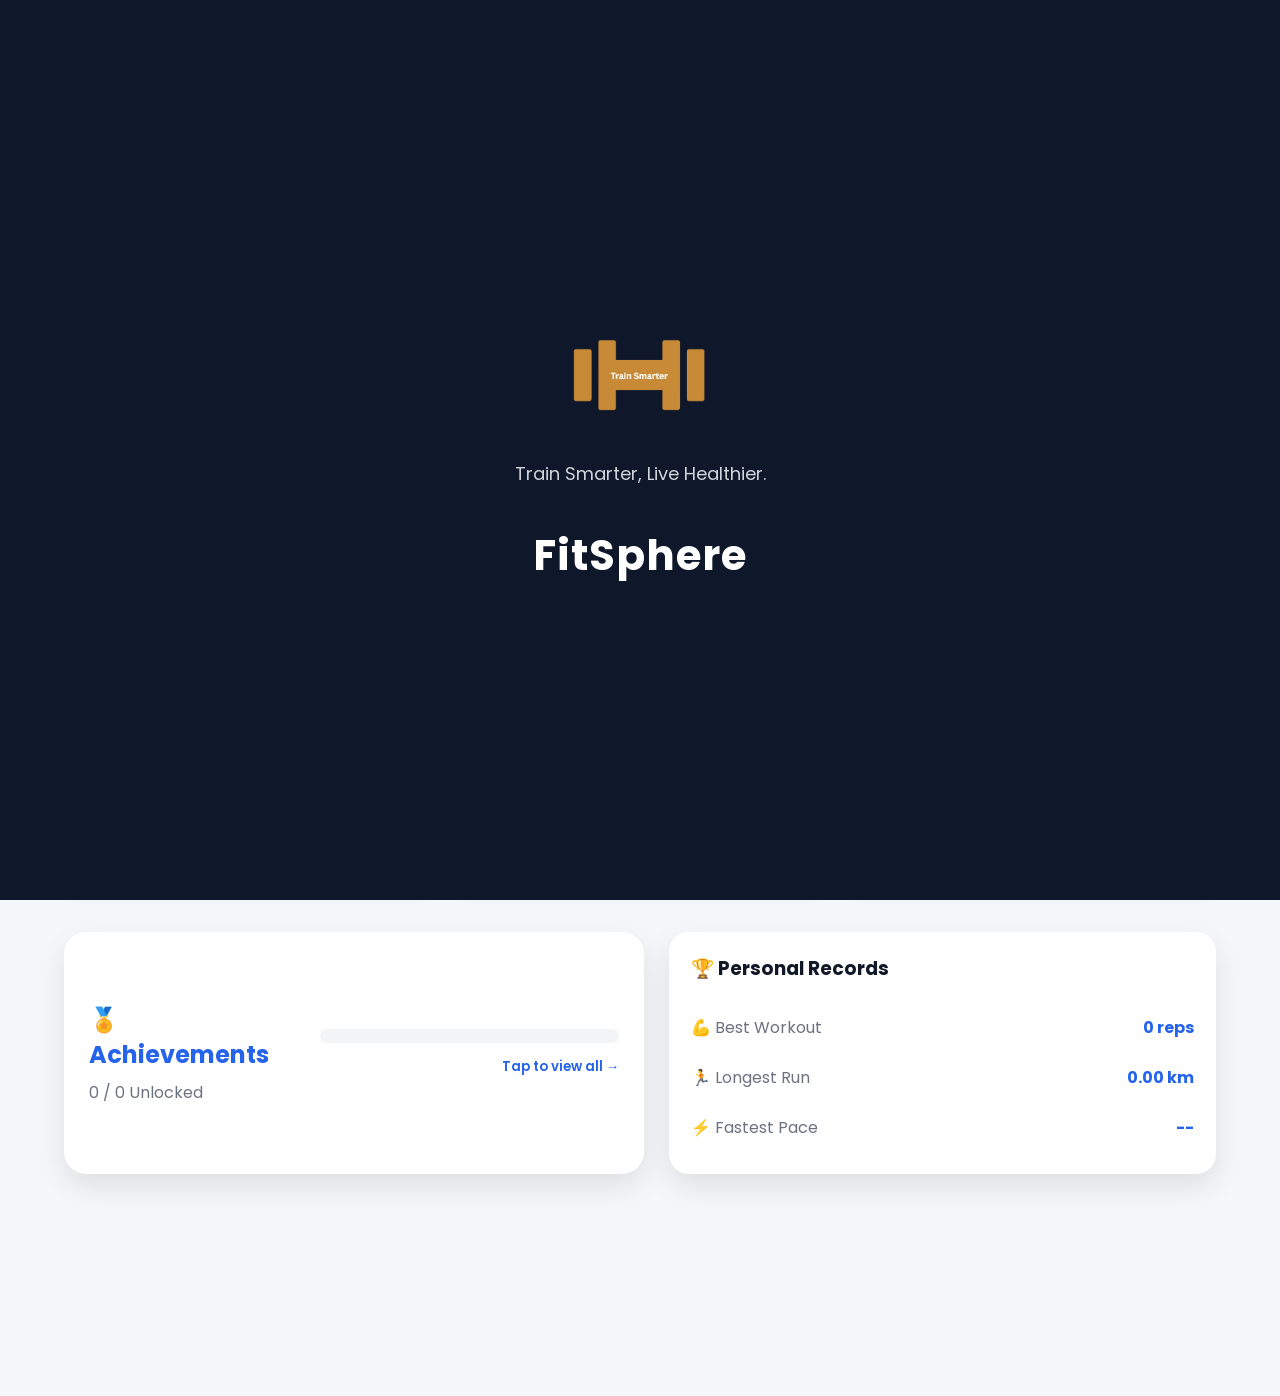
<file: index.html>
<!doctype html>
<html lang="en">
  <head>
    <link rel="manifest" href="manifest.json" />
    <meta charset="UTF-8" />
    <meta name="viewport" content="width=device-width, initial-scale=1.0" />
    <script>
      if (localStorage.getItem("fitness-theme") === "dark") {
        document.documentElement.classList.add("dark");
      }
    </script>

    <title>FitSphere</title>
    <link rel="icon" href="favicon.ico" />
    <link rel="stylesheet" href="styles.css" />
    <link rel="stylesheet" href="themes.css" />
    <link rel="stylesheet" href="toast.css" />
    <link rel="stylesheet" href="responsive.css" />
  </head>
  <body>
    <!-- ===========================
        SPLASH SCREEN
    =========================== -->
    <div id="splashScreen" class="splash-screen">
      <img src="assets/logo.png" class="splash-logo" alt="FitSphere Logo" />
      <p class="splash-tagline">Train Smarter, Live Healthier.</p>
      <h1 class="splash-title">FitSphere</h1>
    </div>
    <header>
      <h1>💪 Fitness App</h1>
      <button id="themeToggle" class="theme-btn">🌙</button>
    </header>
    <section class="hero">
      <!-- LEFT SIDE -->
      <div class="hero-content">
        <!-- Greeting -->
        <h3 id="greeting" class="greeting">👋 Welcome</h3>
        <h2>
          Train Smarter,<br />
          Live Healthier.
        </h2>
        <p>
          Build workouts, track your runs and monitor your progress from one
          place.
        </p>
        <button class="primary-btn" onclick="location.href = 'tools.html'">
          🛠️ Tools
        </button>
      </div>
      <!-- RIGHT SIDE -->
      <div class="hero-right">
        <div class="dashboard-card">
          <h3>🔥 Current Streak</h3>
          <h1 id="currentStreak">0</h1>
        </div>
        <div class="dashboard-card">
          <h3>🏆 Best Streak</h3>
          <h1 id="bestStreak">0</h1>
        </div>
        <div class="quote-card">
          <h3>💬 Quote of the Day</h3>
          <p id="dailyQuote"></p>
        </div>
      </div>
    </section>
    <!-- <section class="quick-actions">
      <a href="profile.html" class="action-card">
        <h3>👤 Profile</h3>
        <p>View & edit your profile</p>
      </a>
      <a href="workout.html" class="action-card">
        <h3>💪 Workout Builder</h3>
        <p>Create custom workouts.</p>
      </a>
      <a href="running.html" class="action-card">
        <h3>🏃 Running Tracker</h3>
        <p>GPS tracking and route map.</p>
      </a>
      🔥 NEW HISTORY BUTTON
      <a href="history.html" class="action-card">
        <h3>📜 Workout History</h3>
        <p>View your past progress</p>
      </a> 
    </section> -->
    <section class="stats">
      <div class="stat-card">
        <h2 id="todayWorkouts">0</h2>
        <span>Today's Workouts</span>
      </div>
      <div class="stat-card">
        <h2 id="todayDistance">0 km</h2>
        <span>Today's Distance</span>
      </div>
      <div class="stat-card">
        <h2 id="todayCalories">0</h2>
        <span>Today's Calories</span>
      </div>
    </section>
    <!-- ======================================
        ACHIEVEMENTS PREVIEW
====================================== -->
    <section class="bottom-dashboard">
      <a href="achievements.html" class="achievement-home-card">
        <div class="achievement-left">
          <h2>🏅 Achievements</h2>
          <p>
            <span id="homeUnlocked">0</span> /
            <span id="homeTotal">0</span>
            Unlocked
          </p>
        </div>
        <div class="achievement-right">
          <div class="home-progress">
            <div id="homeAchievementProgress"></div>
          </div>
          <small>Tap to view all →</small>
        </div>
      </a>
      <div class="records-card">
        <h3>🏆 Personal Records</h3>
        <div class="record">
          <span>💪 Best Workout</span>
          <strong id="bestWorkoutReps">0 reps</strong>
        </div>
        <div class="record">
          <span>🏃 Longest Run</span>
          <strong id="longestRun">0 km</strong>
        </div>
        <div class="record">
          <span>⚡ Fastest Pace</span>
          <strong id="fastestPace">--</strong>
        </div>
      </div>
    </section>
    <!-- NEW BUTTON ROW -->
    <nav class="bottom-nav">
      <a href="#">
        <span>🏠</span>
        <small>Home</small>
      </a>
      <a href="workout.html">
        <span>💪</span>
        <small>Workout</small>
      </a>
      <a href="running.html">
        <span>🏃</span>
        <small>Running</small>
      </a>
      <a href="history.html">
        <span>📜</span>
        <small>History</small>
      </a>
      <a href="profile.html" class="active">
        <span>👤</span>
        <small>Profile</small>
      </a>
    </nav>
    <script src="records.js" defer></script>
    <script src="achievementData.js" defer></script>
    <script src="toast.js" defer></script>
    <script src="app.js" defer></script>
    <script src="theme.js" defer></script>
    <script src="navigation.js" defer></script>
    <script src="streak.js" defer></script>
    <script src="quotes.js" defer></script>
  </body>
</html>
</file>
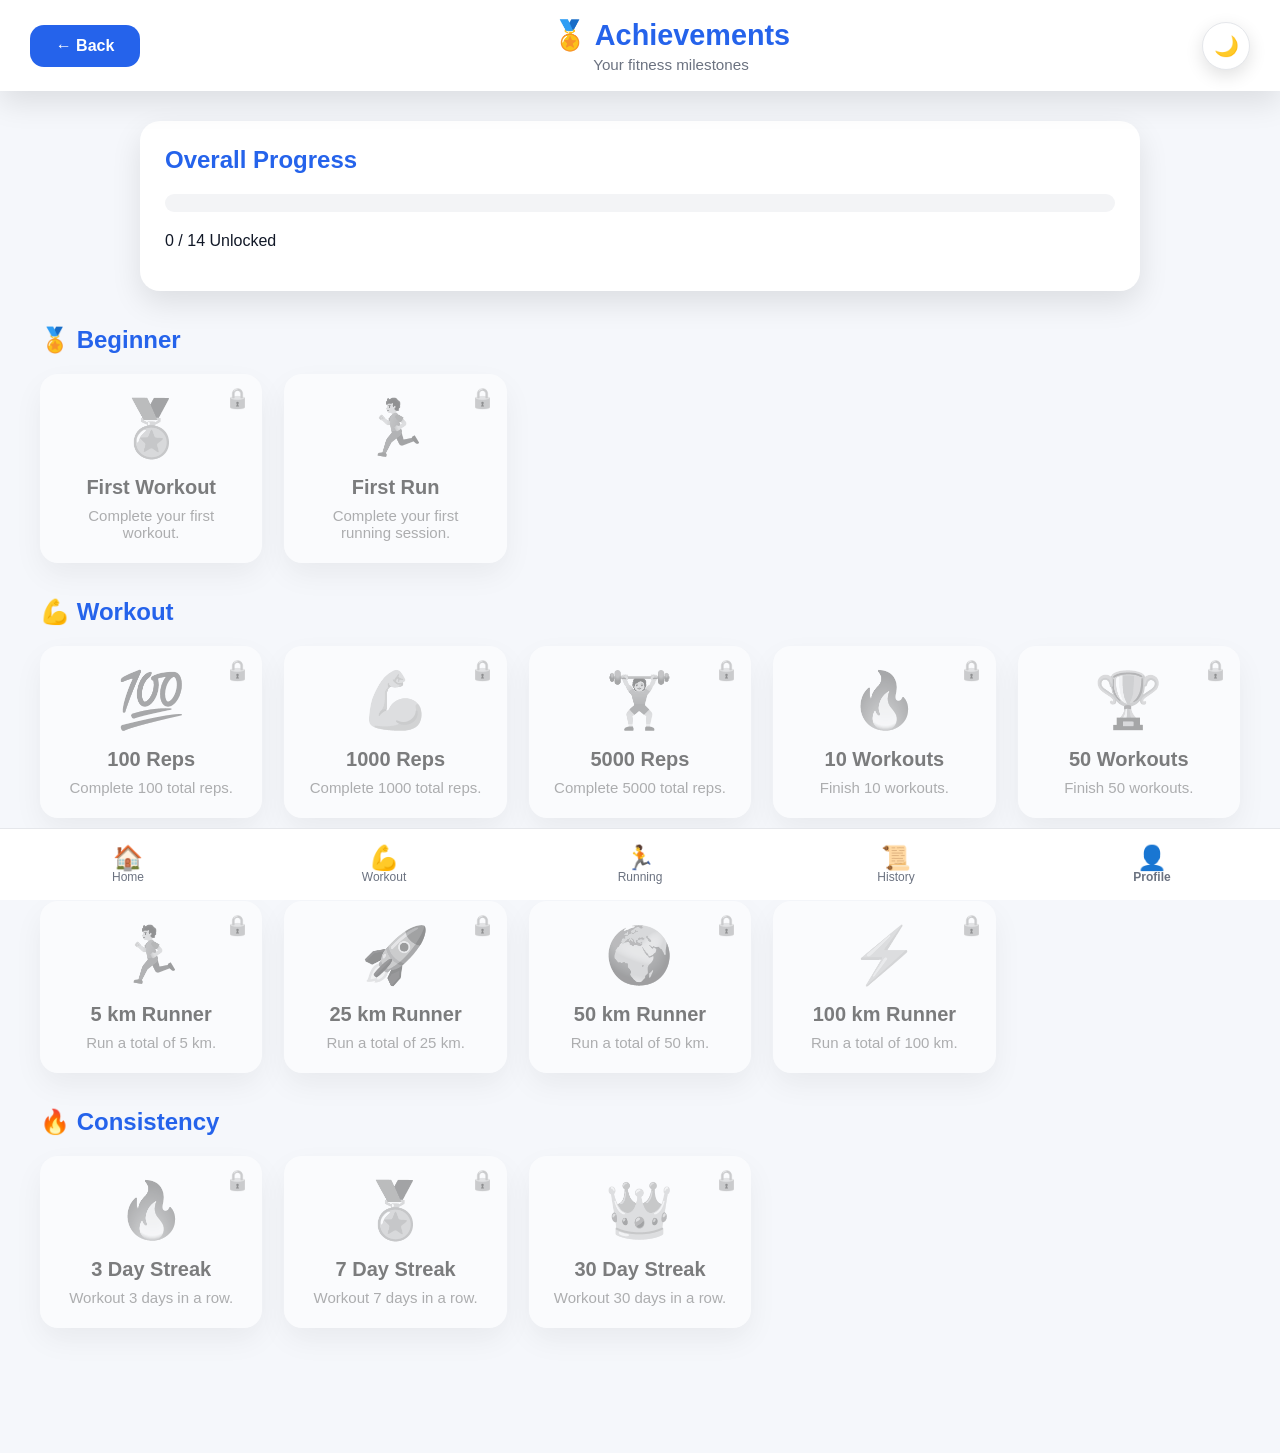
<file: achievements.html>
<!doctype html>
<html lang="en">
  <head>
    <link rel="manifest" href="manifest.json" />
    <meta name="theme-color" content="#2563eb" />
    <meta charset="UTF-8" />
    <meta name="viewport" content="width=device-width, initial-scale=1.0" />
    <script>
      if (localStorage.getItem("fitness-theme") === "dark") {
        document.documentElement.classList.add("dark");
      }
    </script>
    <title>FitSphere</title>
    <link rel="stylesheet" href="themes.css" />
    <link rel="stylesheet" href="achievements.css" />
    <link rel="stylesheet" href="toast.css" />
    <link rel="stylesheet" href="responsive.css" />
  </head>
  <body>
    <header class="achievement-header">
      <button onclick="goBack()" class="back-btn">← Back</button>
      <div class="achievement-title">
        <h1>🏅 Achievements</h1>
        <p>Your fitness milestones</p>
      </div>
      <button id="themeToggle" class="theme-btn">🌙</button>
    </header>
    <!-- =====================================
OVERALL PROGRESS
===================================== -->
    <section class="progress-section">
      <div class="progress-card">
        <h2>Overall Progress</h2>
        <div class="progress-bar">
          <div id="overallProgress"></div>
        </div>
        <p>
          <span id="unlockedCount">0</span> /
          <span id="totalAchievements">12</span>
          Unlocked
        </p>
      </div>
    </section>
    <!-- =====================================
BEGINNER
===================================== -->
    <section class="achievement-group">
      <h2>🏅 Beginner</h2>
      <div class="achievement-grid" id="beginnerAchievements"></div>
    </section>
    <!-- =====================================
WORKOUT
===================================== -->
    <section class="achievement-group">
      <h2>💪 Workout</h2>
      <div class="achievement-grid" id="workoutAchievements"></div>
    </section>
    <!-- =====================================
RUNNING
===================================== -->
    <section class="achievement-group">
      <h2>🏃 Running</h2>
      <div class="achievement-grid" id="runningAchievements"></div>
    </section>
    <!-- =====================================
STREAK
===================================== -->
    <section class="achievement-group">
      <h2>🔥 Consistency</h2>
      <div class="achievement-grid" id="streakAchievements"></div>
    </section>
    <!-- =====================================
    BOTTOM NAVIGATION
    ===================================== -->
    <nav class="bottom-nav">
      <a href="index.html">
        <span>🏠</span>
        <small>Home</small>
      </a>
      <a href="workout.html">
        <span>💪</span>
        <small>Workout</small>
      </a>
      <a href="running.html">
        <span>🏃</span>
        <small>Running</small>
      </a>
      <a href="history.html">
        <span>📜</span>
        <small>History</small>
      </a>
      <a href="profile.html" class="active">
        <span>👤</span>
        <small>Profile</small>
      </a>
    </nav>
    <script src="back.js" defer></script>
    <script src="theme.js" defer></script>
    <script src="navigation.js" defer></script>
    <script src="toast.js" defer></script>
    <script src="achievementData.js" defer></script>
    <script src="achievements.js" defer></script>
  </body>
</html>
</file>
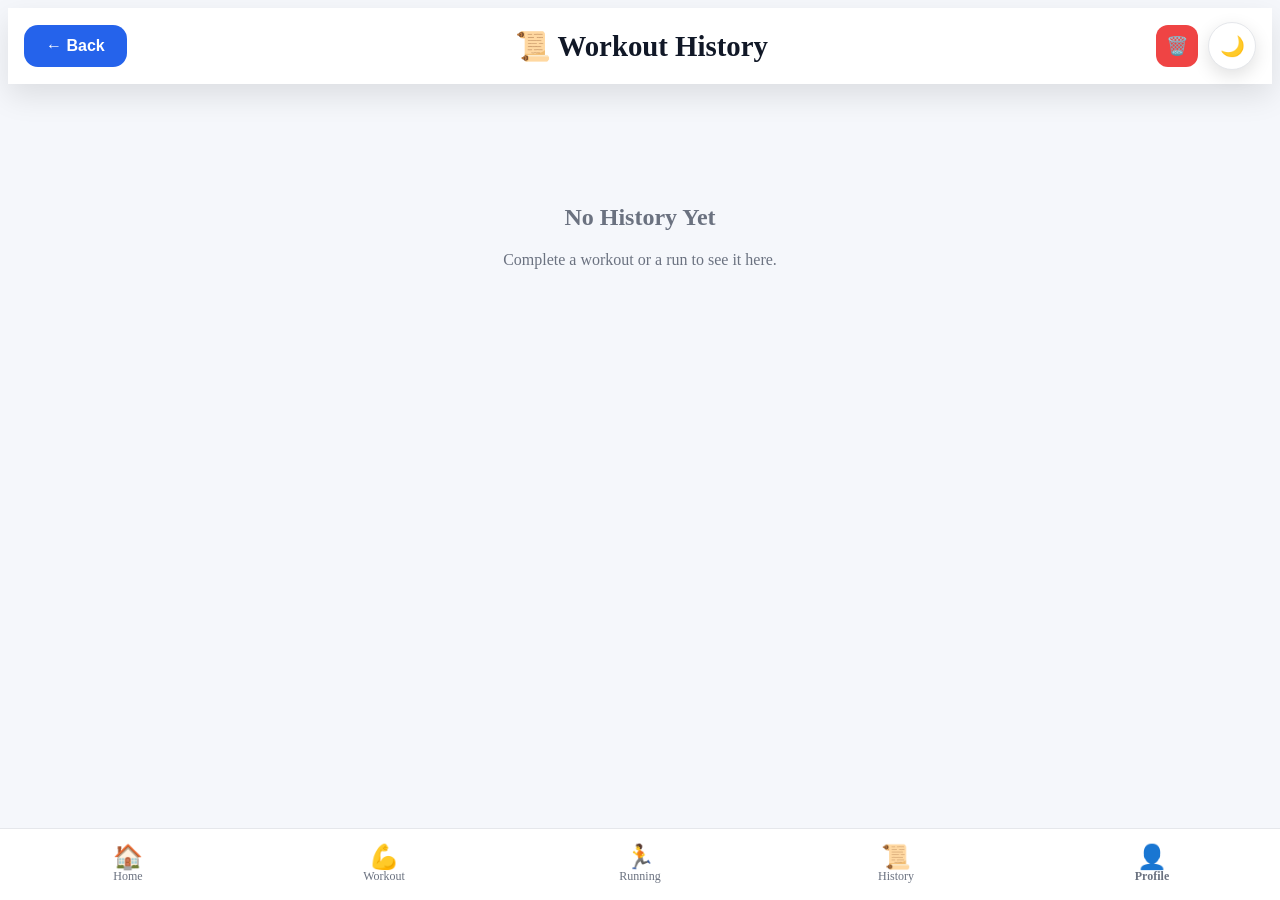
<file: history.html>
<!doctype html>
<html lang="en">
  <head>
    <link rel="manifest" href="manifest.json" />
    <meta name="theme-color" content="#2563eb" />
    <meta charset="UTF-8" />
    <meta name="viewport" content="width=device-width, initial-scale=1.0" />
    <script>
      if (localStorage.getItem("fitness-theme") === "dark") {
        document.documentElement.classList.add("dark");
      }
    </script>
    <title>FitSphere</title>
    <link rel="stylesheet" href="themes.css" />
    <link rel="stylesheet" href="history.css" />
    <link rel="stylesheet" href="toast.css" />
    <link rel="stylesheet" href="responsive.css" />
  </head>
  <body>
    <header class="history-header">
      <button onclick="goBack()" class="back-btn">← Back</button>
      <div class="header-title">
        <h1>📜 Workout History</h1>
      </div>
      <div class="header-actions">
        <button id="clearHistoryBtn" class="icon-btn">🗑️</button>
        <button id="themeToggle" class="theme-btn">🌙</button>
      </div>
    </header>
    <main class="history-container">
      <!-- <button id="clearHistoryBtn" class="danger-btn">🗑 Clear History</button> -->
      <!-- History cards will be inserted here by history.js -->
      <div id="historyList" class="history-grid"></div>
      <!-- Empty state -->
      <div id="emptyState" class="empty-state" style="display: none">
        <h2>No History Yet</h2>
        <p>Complete a workout or a run to see it here.</p>
      </div>
    </main>
    <nav class="bottom-nav">
      <a href="index.html">
        <span>🏠</span>
        <small>Home</small>
      </a>
      <a href="workout.html">
        <span>💪</span>
        <small>Workout</small>
      </a>
      <a href="running.html">
        <span>🏃</span>
        <small>Running</small>
      </a>
      <a href="history.html">
        <span>📜</span>
        <small>History</small>
      </a>
      <a href="profile.html" class="active">
        <span>👤</span>
        <small>Profile</small>
      </a>
    </nav>
    <div
      id="deleteHistoryModal"
      class="modal hidden"
      role="dialog"
      aria-modal="true"
    >
      <div class="modal-content">
        <h2>🗑 Clear History</h2>
        <p>
          Are you sure you want to delete your workout history?
          <br /><br />
          <strong>This action cannot be undone.</strong>
        </p>
        <div class="modal-buttons">
          <button id="confirmDeleteHistory" class="danger-btn">
            Yes, Delete
          </button>
          <button id="cancelDeleteHistory" class="cancel-btn">Cancel</button>
        </div>
      </div>
    </div>
    <script src="back.js" defer></script>
    <script src="navigation.js" defer></script>
    <script src="toast.js" defer></script>
    <script src="history.js" defer></script>
    <script src="theme.js" defer></script>
  </body>
</html>
</file>
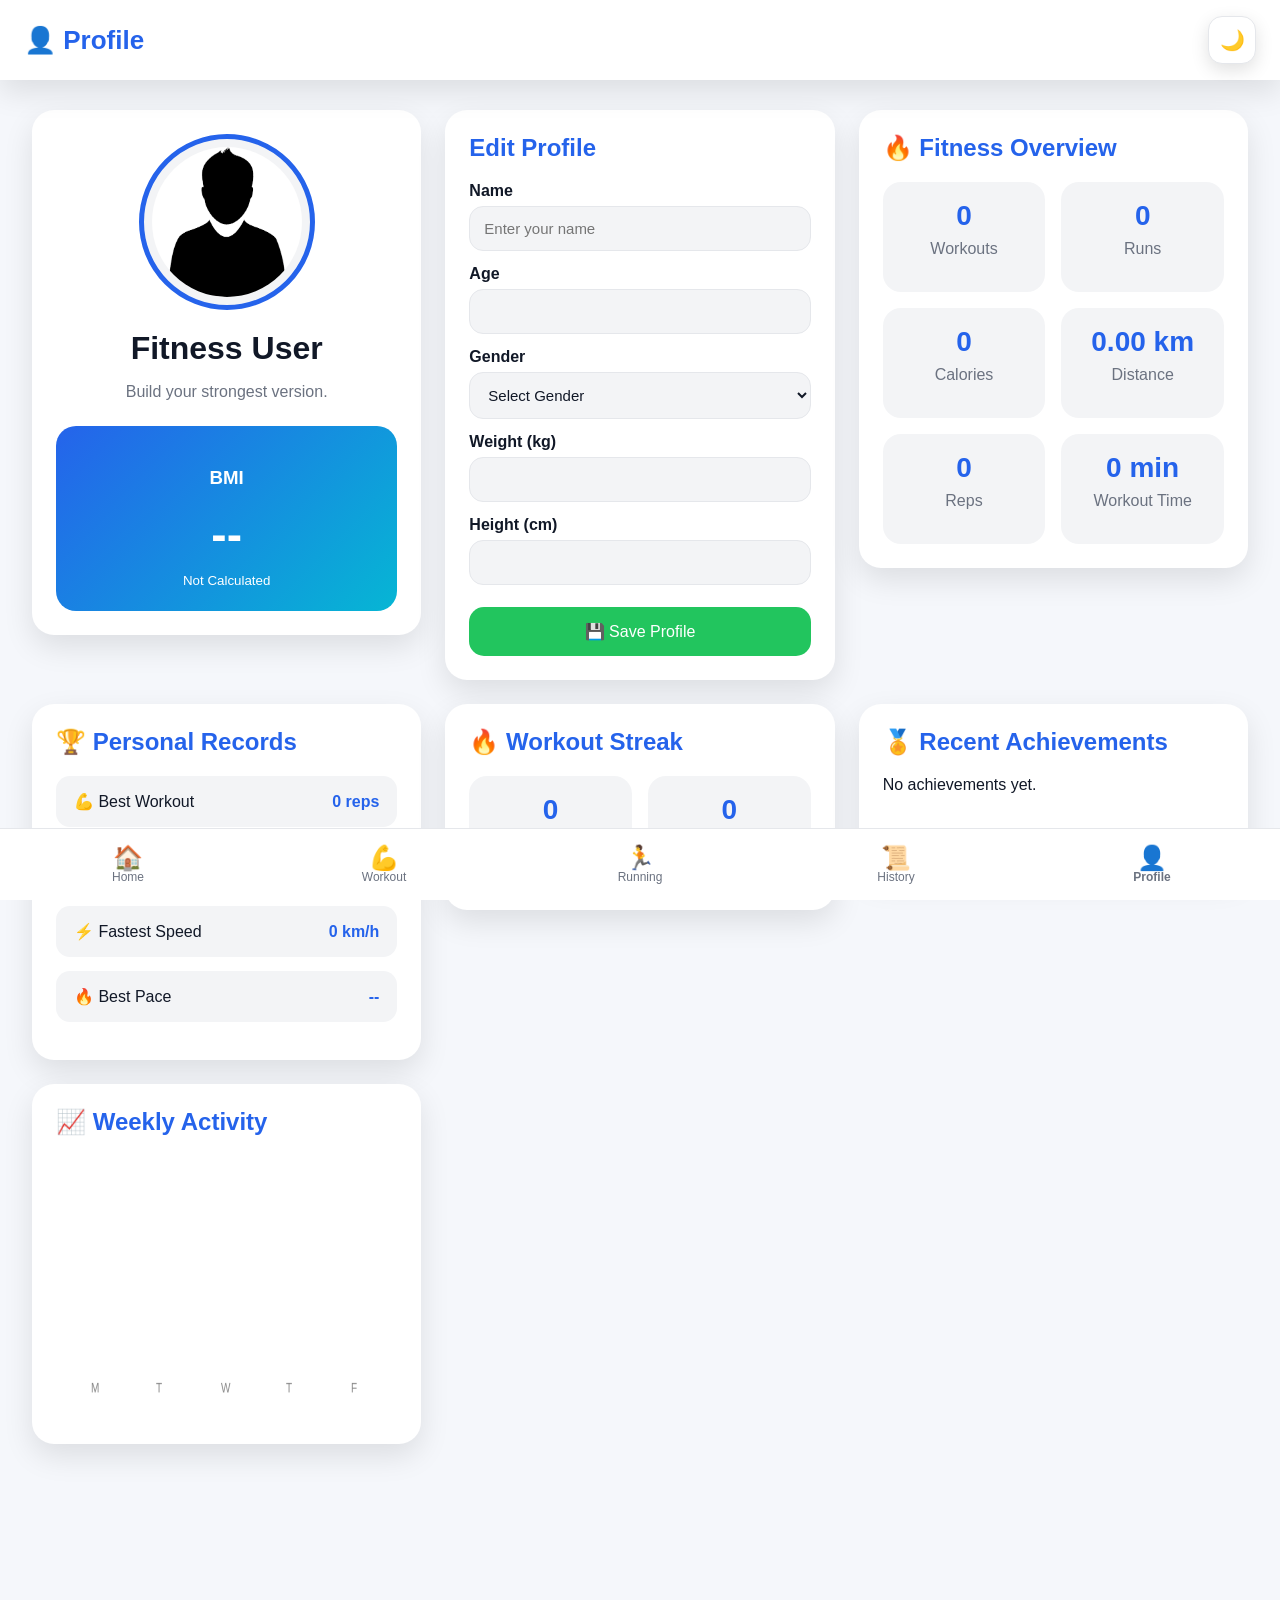
<file: profile.html>
<!doctype html>
<html lang="en">
  <head>
    <link rel="manifest" href="manifest.json" />
    <meta name="theme-color" content="#2563eb" />
    <meta charset="UTF-8" />
    <meta name="viewport" content="width=device-width, initial-scale=1.0" />
    <script>
      if (localStorage.getItem("fitness-theme") === "dark") {
        document.documentElement.classList.add("dark");
      }
    </script>
    <title>FitSphere</title>
    <link rel="stylesheet" href="themes.css" />
    <link rel="stylesheet" href="profile.css" />
    <link rel="stylesheet" href="toast.css" />
    <link rel="stylesheet" href="responsive.css" />
  </head>
  <body>
    <header>
      <h3>👤 Profile</h3>
      <button id="themeToggle" class="theme-btn">🌙</button>
    </header>
    <div class="profile-container">
      <!-- ========================= -->
      <!-- PROFILE HERO -->
      <!-- ========================= -->
      <div class="profile-card hero-card">
        <div class="avatar-container">
          <img
            id="profileAvatar"
            src="assets/male.png"
            alt="Avatar"
            loading="lazy"
          />
        </div>
        <h1 id="displayName">Fitness User</h1>
        <p class="subtitle">Build your strongest version.</p>
        <div class="bmi-card">
          <h3>BMI</h3>
          <h2 id="profileBMI">--</h2>
          <small id="bmiStatus">Not Calculated</small>
        </div>
      </div>
      <!-- ========================= -->
      <!-- EDIT PROFILE -->
      <!-- ========================= -->
      <div class="profile-card">
        <h2>Edit Profile</h2>
        <form id="profileForm" autocomplete="name">
          <label for="name">Name</label>
          <input type="text" id="name" placeholder="Enter your name" required />
          <label for="age">Age</label>
          <input type="number" id="age" required />
          <label for="gender">Gender</label>
          <select id="gender" required>
            <option value="">Select Gender</option>
            <option>Male</option>
            <option>Female</option>
            <option>Other</option>
          </select>
          <label for="weight">Weight (kg)</label>
          <input type="number" id="weight" required />
          <label for="height">Height (cm)</label>
          <input type="number" id="height" required />
          <button type="submit">💾 Save Profile</button>
        </form>
      </div>
      <!-- ========================= -->
      <!-- FITNESS OVERVIEW -->
      <!-- ========================= -->
      <div class="profile-card">
        <h2>🔥 Fitness Overview</h2>
        <div class="stats-grid">
          <div class="stat-box">
            <h3 id="profileWorkouts">0</h3>
            <p>Workouts</p>
          </div>
          <div class="stat-box">
            <h3 id="profileRuns">0</h3>
            <p>Runs</p>
          </div>
          <div class="stat-box">
            <h3 id="profileCalories">0</h3>
            <p>Calories</p>
          </div>
          <div class="stat-box">
            <h3 id="profileDistance">0 km</h3>
            <p>Distance</p>
          </div>
          <div class="stat-box">
            <h3 id="profileReps">0</h3>
            <p>Reps</p>
          </div>
          <div class="stat-box">
            <h3 id="profileTime">0 min</h3>
            <p>Workout Time</p>
          </div>
        </div>
      </div>
      <!-- ========================= -->
      <!-- PERSONAL RECORDS -->
      <!-- ========================= -->
      <div class="profile-card">
        <h2>🏆 Personal Records</h2>
        <div class="record-item">
          <span>💪 Best Workout</span>
          <strong id="prReps">0 reps</strong>
        </div>
        <div class="record-item">
          <span>🏃 Longest Run</span>
          <strong id="prDistance">0 km</strong>
        </div>
        <div class="record-item">
          <span>⚡ Fastest Speed</span>
          <strong id="prSpeed">0 km/h</strong>
        </div>
        <div class="record-item">
          <span>🔥 Best Pace</span>
          <strong id="prPace">--</strong>
        </div>
      </div>
      <!-- ========================= -->
      <!-- STREAK -->
      <!-- ========================= -->
      <div class="profile-card">
        <h2>🔥 Workout Streak</h2>
        <div class="stats-grid">
          <div class="stat-box">
            <h3 id="profileCurrentStreak">0</h3>
            <p>Current</p>
          </div>
          <div class="stat-box">
            <h3 id="profileBestStreak">0</h3>
            <p>Best</p>
          </div>
        </div>
      </div>
      <!-- ========================= -->
      <!-- ACHIEVEMENTS -->
      <!-- ========================= -->
      <div class="profile-card">
        <h2>🏅 Recent Achievements</h2>
        <div id="recentAchievements">No achievements yet.</div>
        <br />
        <a href="achievements.html" class="view-all">
          View All Achievements →
        </a>
      </div>
      <!-- ========================= -->
      <!-- WEEKLY ACTIVITY -->
      <!-- ========================= -->
      <div class="profile-card">
        <h2>📈 Weekly Activity</h2>
        <canvas id="weeklyChart"></canvas>
      </div>
    </div>
    <nav class="bottom-nav">
      <a href="index.html">
        <span>🏠</span>
        <small>Home</small>
      </a>
      <a href="workout.html">
        <span>💪</span>
        <small>Workout</small>
      </a>
      <a href="running.html">
        <span>🏃</span>
        <small>Running</small>
      </a>
      <a href="history.html">
        <span>📜</span>
        <small>History</small>
      </a>
      <a href="profile.html" class="active">
        <span>👤</span>
        <small>Profile</small>
      </a>
    </nav>
    <script src="back.js" defer></script>
    <script src="records.js" defer></script>
    <script src="streak.js" defer></script>
    <script src="achievementData.js" defer></script>
    <script src="toast.js" defer></script>
    <script src="profile.js" defer></script>
    <script src="theme.js" defer></script>
  </body>
</html>
</file>
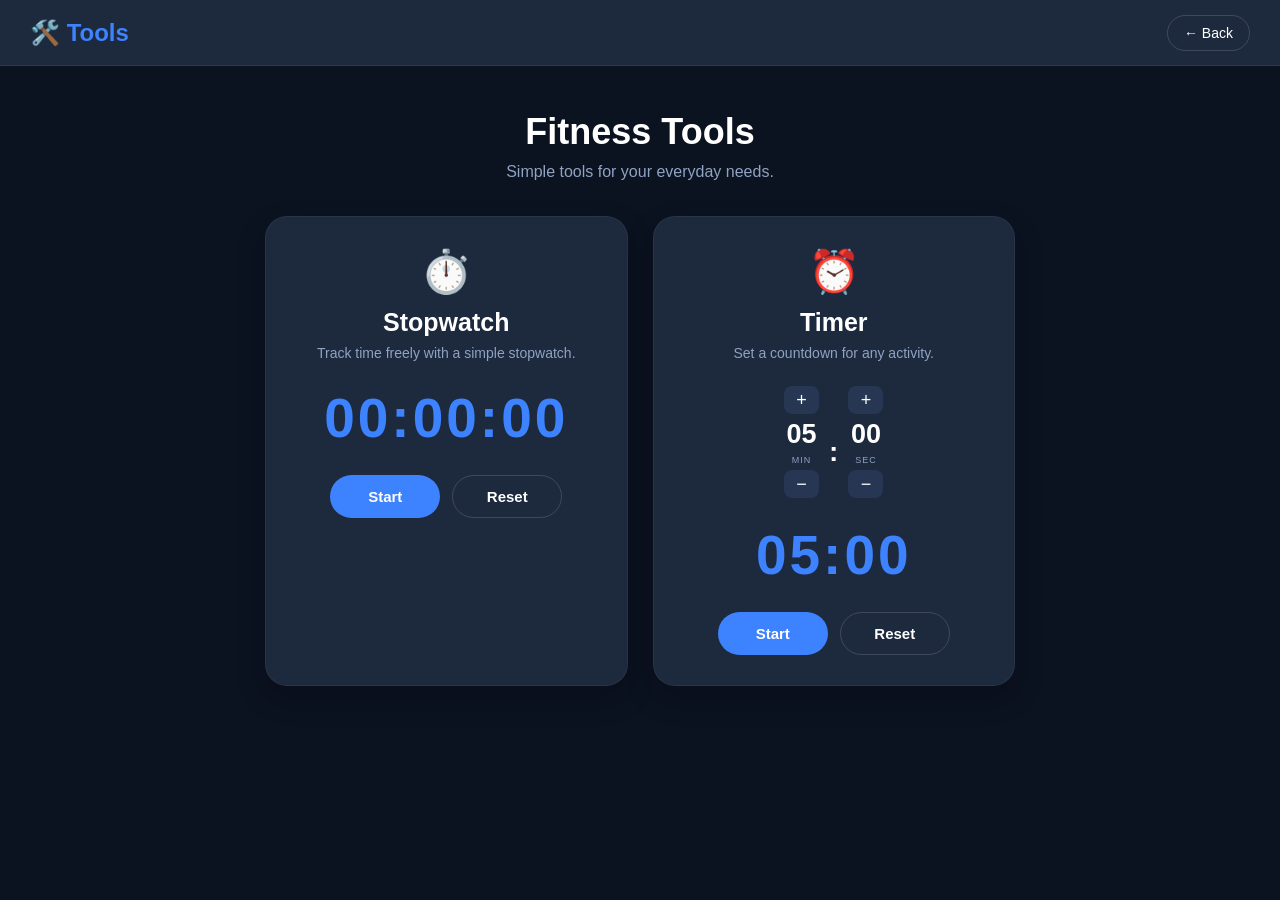
<file: tools.html>
<!doctype html>
<html lang="en">
  <head>
    <meta charset="UTF-8" />
    <meta name="viewport" content="width=device-width, initial-scale=1.0" />

    <title>Tools - FitSphere</title>

    <link rel="stylesheet" href="themes.css" />
    <link rel="stylesheet" href="tools.css" />
    <link rel="stylesheet" href="responsive.css" />
  </head>

  <body>
    <!-- HEADER -->
    <header class="tools-header">
      <div class="tools-brand">🛠️ <span>Tools</span></div>

      <button class="back-btn" onclick="goBack()">← Back</button>
    </header>

    <!-- MAIN -->
    <main class="tools-container">
      <div class="tools-heading">
        <h1>Fitness Tools</h1>
        <p>Simple tools for your everyday needs.</p>
      </div>

      <!-- TOOL CARDS -->
      <div class="tools-grid">
        <!-- STOPWATCH -->
        <section class="tool-card">
          <div class="tool-icon">⏱️</div>

          <h2>Stopwatch</h2>
          <p class="tool-description">
            Track time freely with a simple stopwatch.
          </p>

          <div id="stopwatchDisplay" class="time-display">00:00:00</div>

          <div class="tool-buttons">
            <button id="stopwatchStart" class="primary-btn">Start</button>

            <button id="stopwatchReset" class="secondary-btn">Reset</button>
          </div>
        </section>

        <!-- TIMER -->
        <section class="tool-card">
          <div class="tool-icon">⏰</div>

          <h2>Timer</h2>
          <p class="tool-description">Set a countdown for any activity.</p>

          <div class="timer-inputs">
            <div class="time-input">
              <button id="timerMinPlus">+</button>
              <span id="timerMinutes">05</span>
              <small>MIN</small>
              <button id="timerMinMinus">−</button>
            </div>

            <div class="time-separator">:</div>

            <div class="time-input">
              <button id="timerSecPlus">+</button>
              <span id="timerSeconds">00</span>
              <small>SEC</small>
              <button id="timerSecMinus">−</button>
            </div>
          </div>

          <div id="timerDisplay" class="time-display">05:00</div>

          <div class="tool-buttons">
            <button id="timerStart" class="primary-btn">Start</button>

            <button id="timerReset" class="secondary-btn">Reset</button>
          </div>
        </section>
      </div>
    </main>

    <script src="tools.js"></script>
  </body>
</html>
</file>
<file: styles.css>
/* ==========================================
   GOOGLE FONT
========================================== */
@import url("https://fonts.googleapis.com/css2?family=Poppins:wght@300;400;500;600;700;800&display=swap");
/* ==========================================
   RESET
========================================== */
* {
  margin: 0;
  padding: 0;
  box-sizing: border-box;
  font-family: "Poppins", sans-serif;
}
html {
  scroll-behavior: smooth;
}
body {
  background: var(--surface2);
  color: #222;
  min-height: 105vh;
}
/* ==========================================
   COMMON VARIABLES
========================================== */
:root {
  --primary: #2563eb;
  --secondary: #3b82f6;
  --success: #22c55e;
  --danger: #ef4444;
  --warning: #f59e0b;
  --text: #1f2937;
  --text-light: #6b7280;
  --card: #ffffff;
  --shadow: 0 12px 30px rgba(0, 0, 0, 0.12);
  --radius: 18px;
}
/* ==========================================
   HEADER
========================================== */
header {
  display: flex;
  justify-content: space-between;
  align-items: center;
  padding: 18px 40px;
  background: var(--surface);
  box-shadow: 0 4px 15px rgba(0, 0, 0, 0.08);
  position: sticky;
  top: 0;
  z-index: 1000;
}
header h1 {
  color: var(--primary);
  font-size: 28px;
}
header nav {
  display: flex;
  gap: 15px;
}
header nav a {
  text-decoration: none;
  color: var(--text);
  font-weight: 600;
  transition: 0.3s;
}
header nav a:hover {
  color: var(--primary);
}
/* ==========================================
   BUTTONS
========================================== */
button {
  border: none;
  cursor: pointer;
  transition: 0.3s;
}
.primary-btn {
  background: var(--primary);
  color: white;
  padding: 14px 28px;
  border-radius: 40px;
  font-size: 16px;
  font-weight: 600;
}
.primary-btn:hover {
  transform: translateY(-3px);
  box-shadow: 0 10px 20px rgba(37, 99, 235, 0.35);
}
.secondary-btn {
  background: var(--surface2);
  color: #111827;
  padding: 14px 28px;
  border-radius: 40px;
}
.secondary-btn:hover {
  background: var(--surface2);
}
/* ==========================================
   HOME HERO
========================================== */
.hero {
  display: flex;
  justify-content: space-between;
  align-items: center;
  gap: 60px;
  width: 92%;
  max-width: 1400px;
  margin: 40px auto 60px;
}
.hero-content {
  flex: 1;
  min-width: 300px;
}
.hero-content h2 {
  font-size: 56px;
  line-height: 1.1;
  margin-bottom: 18px;
}
.hero-content p {
  font-size: 18px;
  line-height: 1.8;
  max-width: 560px;
}
.hero-image {
  flex: 1;
  min-width: 280px;
  display: flex;
  justify-content: center;
}
.hero-image img {
  width: 100%;
  max-width: 420px;
}
.hero-right {
  width: 360px;
  max-width: 100%;
  display: flex;
  flex-direction: column;
  gap: 18px;
}
.dashboard-card,
.quote-card {
  min-height: 180px;
  background: var(--surface);
  border-radius: 20px;
  padding: 20px;
  box-shadow: var(--shadow);
  display: flex;
  flex-direction: column;
  justify-content: center;
}
.dashboard-card h3,
.quote-card h3 {
  margin-bottom: 12px;
}
.dashboard-card h1 {
  font-size: 42px;
  color: var(--primary);
}
.quote-card p {
  line-height: 1.6;
  color: var(--text-secondary);
}
.dashboard-card:first-child {
  border-left: 5px solid #ff9800;
}
.dashboard-card:nth-child(2) {
  border-left: 5px solid gold;
}
.quote-card {
  min-height: 140px;
  border-left: 5px solid #3b82f6;
}
.dashboard-card,
.quote-card {
  transition: 0.3s;
}
.dashboard-card:hover,
.quote-card:hover {
  transform: translateY(-6px);
  box-shadow: 0 15px 35px rgba(0, 0, 0, 0.15);
}
.dashboard-card h1 {
  transition: 0.45s;
}
.dashboard-card:hover h1 {
  transform: scale(1.1);
}
/* ==========================================
   QUICK ACTIONS
========================================== */
.quick-actions {
  width: 90%;
  max-width: 1400px;
  margin: auto;
  display: grid;
  grid-template-columns: repeat(auto-fit, minmax(250px, 1fr));
  gap: 25px;
  margin-top: 30px;
  margin-bottom: 50px;
}
.action-card {
  text-decoration: none;
  color: var(--text);
  background: var(--surface);
  border-radius: 20px;
  padding: 30px;
  min-height: 170px;
  box-shadow: var(--shadow);
  transition: 0.3s;
  text-align: center;
  display: flex;
  flex-direction: column;
  justify-content: center;
}
.action-card:hover {
  color: var(--text);
  transform: translateY(-8px);
}
.action-card h3 {
  color: var(--text);
  text-decoration: none;
}
.action-card p {
  color: var(--text-light);
  text-decoration: none;
}
/* ==========================================
   STATS SECTION
========================================== */
.stats {
  width: 90%;
  max-width: 1400px;
  margin: 60px auto;
  display: grid;
  grid-template-columns: repeat(auto-fit, minmax(220px, 1fr));
  gap: 20px;
}
.stat-card {
  background: var(--surface);
  border-radius: 20px;
  padding: 30px;
  box-shadow: var(--shadow);
  text-align: center;
}
.stat-card h2 {
  color: var(--primary);
  font-size: 38px;
  margin-bottom: 10px;
}
.stat-card span {
  color: var(--text-light);
}
/* ==========================================
   FOOTER
========================================== */
footer {
  margin-top: 60px;
  padding: 25px;
  text-align: center;
  background: var(--surface);
  color: #777;
}
/* ==========================================
   UTILITIES
========================================== */
.hidden {
  display: none !important;
}
.center {
  display: flex;
  justify-content: center;
  align-items: center;
}
.card {
  background: var(--surface);
  border-radius: 20px;
  box-shadow: var(--shadow);
}
/* ==========================================
        HOME ACHIEVEMENT CARD
========================================== */
.bottom-dashboard {
  width: 90%;
  max-width: 1400px;
  max-width: 1200px;
  margin: 35px auto 120px;
  display: grid;
  grid-template-columns: 1fr 1fr;
  gap: 25px;
}
.achievement-home-card {
  display: flex;
  justify-content: space-between;
  align-items: center;
  gap: 30px;
  padding: 25px;
  background: var(--surface);
  border-radius: 22px;
  box-shadow: var(--shadow);
  text-decoration: none;
  color: inherit;
  transition: 0.3s;
}
.achievement-home-card:hover {
  transform: translateY(-5px);
  box-shadow: var(--shadow-hover);
}
.achievement-left h2 {
  margin: 0;
  color: var(--primary);
}
.achievement-left p {
  margin-top: 8px;
  color: var(--text-secondary);
}
.achievement-right {
  width: 320px;
  text-align: right;
}
.home-progress {
  width: 100%;
  height: 14px;
  background: var(--surface2);
  border-radius: 40px;
  overflow: hidden;
  margin-bottom: 10px;
}
#homeAchievementProgress {
  width: 0%;
  height: 100%;
  background: linear-gradient(90deg, #22c55e, #2563eb);
  transition: width 0.35s ease;
}
.achievement-right small {
  color: var(--primary);
  font-weight: 600;
}
.achievement-card,
.records-card {
  background: var(--surface);
  border-radius: 20px;
  padding: 22px;
  box-shadow: var(--shadow);
}
.records-card h3 {
  margin-bottom: 20px;
}
.record {
  display: flex;
  justify-content: space-between;
  padding: 12px 0;
  border-bottom: 1px solid rgba(255, 255, 255, 0.08);
}
.record:last-child {
  border-bottom: none;
}
.record span {
  color: var(--text-secondary);
}
.record strong {
  color: var(--primary);
  font-weight: 700;
}
.exercise-column {
  display: flex;
  justify-content: center;
  align-items: center;
}
.exercise-column img {
  width: 320px;
  max-width: 100%;
}
.workout-controls {
  display: flex;
  justify-content: center;
  gap: 15px;
  flex-wrap: wrap;
}
.workout-controls button {
  width: auto;
  min-width: 140px;
}
/* ==========================================
   THEME BUTTON
========================================== */
.theme-btn {
  width: 48px;
  height: 48px;
  border: none;
  border-radius: 50%;
  cursor: pointer;
  background: var(--surface);
  color: var(--text);
  font-size: 22px;
  box-shadow: var(--shadow);
  transition: 0.4s;
}
.theme-btn:hover {
  transform: rotate(180deg) scale(1.08);
}
.greeting {
  font-size: 24px;
  font-weight: 700;
  margin-bottom: 15px;
  color: #4caf50;
}
/* ===========================
        SPLASH SCREEN
=========================== */
.splash-screen {
  position: fixed;
  inset: 0;
  background: #0f172a;
  display: none;
  flex-direction: column;
  justify-content: center;
  align-items: center;
  z-index: 99999;
  transition: opacity 0.9s ease;
}
.splash-screen.hide {
  opacity: 0;
  pointer-events: none;
  visibility: hidden;
  transition: opacity 0.5s ease;
}
/* LOGO */
.splash-logo {
  width: 140px;
  opacity: 0;
  transform: scale(0.5);
  animation: logoZoom 1.2s ease forwards;
}
/* TAGLINE */
.splash-tagline {
  margin-top: 25px;
  color: #d1d5db;
  font-size: 18px;
  text-align: center;
  line-height: 1.6;
  opacity: 0;
  transform: translateY(35px);
  animation: taglineUp 0.8s ease forwards;
  animation-delay: 1s;
}
/* TITLE */
.splash-title {
  margin-top: 35px;
  color: white;
  font-size: 42px;
  font-weight: 700;
  letter-spacing: 1px;
  opacity: 0;
  animation:
    titleFade 0.8s ease forwards,
    glow 2s infinite alternate;
  animation-delay: 1.8s;
}
/* ======================= */
@keyframes logoZoom {
  0% {
    opacity: 0;
    transform: scale(0.4);
  }
  60% {
    opacity: 1;
    transform: scale(1.08);
  }
  100% {
    opacity: 1;
    transform: scale(1);
  }
}
@keyframes taglineUp {
  from {
    opacity: 0;
    transform: translateY(35px);
  }
  to {
    opacity: 1;
    transform: translateY(0);
  }
}
@keyframes titleFade {
  from {
    opacity: 0;
  }
  to {
    opacity: 1;
  }
}
@keyframes glow {
  from {
    text-shadow: 0 0 8px #3b82f6;
  }
  to {
    text-shadow:
      0 0 15px #3b82f6,
      0 0 25px #2563eb,
      0 0 35px #1d4ed8;
  }
}
/* HOME FADE */
body {
  animation: homeFade 0.9s ease;
}
@keyframes homeFade {
  from {
    opacity: 0.4;
  }
  to {
    opacity: 1;
  }
}
</file>
<file: themes.css>
html.dark-preload,
html.dark-preload body {
  background: #121212;
}
/* ==========================================
   LIGHT THEME (DEFAULT)
========================================== */
:root {
  --bg: #f5f7fb;
  --surface: #ffffff;
  --surface2: #f8fafc;
  --surface: #ffffff;
  --surface2: #f3f4f6;
  --text: #111827;
  --text-secondary: #64748b;
  --primary: #2563eb;
  --primary-hover: #1d4ed8;
  --success: #22c55e;
  --success-hover: #16a34a;
  --warning: #f59e0b;
  --warning-hover: #d97706;
  --danger: #ef4444;
  --danger-hover: #dc2626;
  --border: #d1d5db;
  --shadow: 0 12px 28px rgba(0, 0, 0, 0.08);
  --shadow-hover: 0 18px 38px rgba(0, 0, 0, 0.14);
}
/* ==========================================
   DARK THEME
========================================== */
html.dark {
  --bg: #0f172a;
  --surface: #1e293b;
  --surface2: #334155;
  --text: #f8fafc;
  --text-secondary: #94a3b8;
  --primary: #3b82f6;
  --primary-hover: #60a5fa;
  --success: #22c55e;
  --success-hover: #4ade80;
  --warning: #f59e0b;
  --warning-hover: #fbbf24;
  --danger: #ef4444;
  --danger-hover: #f87171;
  --border: #475569;
  --shadow: 0 14px 35px rgba(0, 0, 0, 0.45);
  --shadow-hover: 0 20px 45px rgba(0, 0, 0, 0.6);
}
/* ==========================================
   GLOBAL TRANSITIONS
========================================== */
* {
  transition:
    background-color 0.35s ease,
    color 0.35s ease,
    border-color 0.35s ease,
    box-shadow 0.35s ease;
}
body {
  background: var(--bg);
  color: var(--text);
}
:root {
  --primary: #2563eb;
  --primary-hover: #1d4ed8;
  --success: #22c55e;
  --success-hover: #16a34a;
  --danger: #ef4444;
  --danger-hover: #dc2626;
  --warning: #f59e0b;
  --warning-hover: #d97706;
  --surface: #ffffff;
  --surface2: #f3f4f6;
  --text: #111827;
  --text-secondary: #6b7280;
  --border: #e5e7eb;
  --shadow: 0 12px 30px rgba(0, 0, 0, 0.1);
  --shadow-hover: 0 18px 40px rgba(0, 0, 0, 0.18);
}
/* [data-theme="dark"] {
  --surface: #1e293b;
  --surface2: #0f172a;
  --text: #f9fafb;
  --text-secondary: #cbd5e1;
  --border: #334155;
  --shadow: 0 12px 30px rgba(0, 0, 0, 0.4);
  --shadow-hover: 0 18px 45px rgba(0, 0, 0, 0.55);
} */
.theme-btn {
  width: 48px;
  height: 48px;
  border-radius: 50%;
  border: 1px solid var(--border);
  background: var(--surface);
  color: var(--text);
  display: flex;
  align-items: center;
  justify-content: center;
  font-size: 20px;
  box-shadow: 0 6px 18px rgba(0, 0, 0, 0.12);
  transition: all 0.35s ease;
}
.theme-btn:hover {
  transform: scale(1.15) rotate(180deg);
  background: var(--primary);
  color: white;
}
/* ===========================
   BOTTOM NAVIGATION
=========================== */
.bottom-nav {
  position: fixed;
  bottom: 0;
  left: 0;
  right: 0;
  width: 100%;
  max-width: 100%;
  display: flex;
  justify-content: space-evenly;
  align-items: center;
  background: var(--surface);
  border-top: 1px solid var(--border);
  height: 72px;
  box-sizing: border-box;
  overflow: hidden;
  z-index: 9999;
}
.bottom-nav a {
  flex: 1 1 0;
  min-width: 0;
  display: flex;
  flex-direction: column;
  justify-content: center;
  align-items: center;
  padding: 0;
  text-decoration: none;
  color: var(--text-secondary);
  box-sizing: border-box;
}
.bottom-nav span {
  font-size: 24px;
  line-height: 1;
}
.bottom-nav small {
  font-size: 12px;
  white-space: nowrap;
}
.bottom-nav a:hover {
  color: var(--primary);
}
.bottom-nav a.active {
  /* color: var(--primary); */
  font-weight: 600;
}
/* Prevent content from hiding behind nav
body {
  padding-bottom: 90px;
} */
:root {
  --bottom-nav-height: 72px;
}
body {
  padding-bottom: calc(var(--bottom-nav-height) + 30px);
}
</file>
<file: toast.css>
.toast-container {
  position: fixed;
  top: 25px;
  right: 25px;
  z-index: 9999;
  display: flex;
  flex-direction: column;
  gap: 12px;
}
.toast {
  min-width: 260px;
  max-width: 340px;
  padding: 14px 18px;
  border-radius: 14px;
  color: white;
  font-size: 15px;
  font-weight: 600;
  box-shadow: 0 10px 30px rgba(0, 0, 0, 0.25);
  transform: translateX(120%);
  opacity: 0;
  transition: 0.35s;
  display: flex;
  align-items: center;
  gap: 10px;
}
.toast.show {
  transform: translateX(0);
  opacity: 1;
}
.toast.success {
  background: #16a34a;
}
.toast.error {
  background: #dc2626;
}
.toast.warning {
  background: #f59e0b;
}
.toast.info {
  background: #2563eb;
}
</file>
<file: responsive.css>
/* ===================================================
                HOME PAGE
=================================================== */
@media (max-width: 1200px) {
  .hero {
    width: 95%;
    gap: 40px;
  }
  .hero-content h2 {
    font-size: 48px;
  }
  .hero-right {
    width: 320px;
  }
  .bottom-dashboard {
    width: 95%;
  }
  .stats {
    width: 95%;
  }
}
/* ===========================
        TABLET
=========================== */
@media (max-width: 992px) {
  .hero {
    flex-direction: column;
    text-align: center;
    margin: 30px auto;
  }
  .hero-content {
    width: 100%;
  }
  .hero-content h2 {
    font-size: 42px;
  }
  .hero-content p {
    max-width: 650px;
    margin: 20px auto;
  }
  .hero-image {
    order: 2;
  }
  .hero-image img {
    max-width: 340px;
  }
  .hero-right {
    width: 100%;
    max-width: 650px;
  }
  .dashboard-card,
  .quote-card {
    width: 100%;
  }
  .stats {
    grid-template-columns: repeat(2, 1fr);
  }
  .bottom-dashboard {
    grid-template-columns: 1fr;
  }
  .achievement-home-card {
    width: 100%;
  }
  .records-card {
    width: 100%;
  }
}
/* ===========================
        MOBILE
=========================== */
@media (max-width: 768px) {
  header {
    padding: 15px 18px;
  }
  header h1 {
    font-size: 24px;
  }
  .hero {
    width: 94%;
    gap: 22px;
    margin: 25px auto;
  }
  .hero-content h2 {
    font-size: 34px;
    line-height: 1.2;
  }
  .hero-content p {
    font-size: 15px;
    margin: 15px auto 25px;
  }
  .hero-image img {
    max-width: 260px;
  }
  .hero-right {
    gap: 15px;
  }
  .dashboard-card {
    padding: 18px;
  }
  .dashboard-card h1 {
    font-size: 34px;
  }
  .quote-card {
    padding: 18px;
  }
  .quick-actions {
    grid-template-columns: 1fr 1fr;
    gap: 16px;
    width: 94%;
  }
  .action-card {
    padding: 18px;
  }
  .stats {
    grid-template-columns: 1fr;
    gap: 16px;
    width: 94%;
  }
  .stat-card {
    padding: 20px;
  }
  .bottom-dashboard {
    width: 94%;
    gap: 18px;
  }
  .achievement-home-card {
    flex-direction: column;
    align-items: flex-start;
    padding: 20px;
  }
  .achievement-right {
    width: 100%;
    text-align: left;
  }
  .records-card {
    padding: 20px;
  }
  .record {
    padding: 10px 0;
  }
}
/* ===========================
        SMALL MOBILE
=========================== */
@media (max-width: 480px) {
  .hero {
    margin-top: 20px;
  }
  .hero-content h2 {
    font-size: 28px;
  }
  .hero-content p {
    font-size: 14px;
  }
  .hero-image img {
    max-width: 220px;
  }
  .dashboard-card h1 {
    font-size: 30px;
  }
  .dashboard-card,
  .quote-card,
  .action-card,
  .stat-card,
  .records-card,
  .achievement-home-card {
    padding: 16px;
    border-radius: 18px;
  }
  .quick-actions {
    grid-template-columns: 1fr;
  }
  .action-card {
    text-align: center;
  }
  .stat-card h2 {
    font-size: 30px;
  }
  .home-progress {
    height: 12px;
  }
  .record {
    font-size: 14px;
  }
}
/* ===========================
        VERY SMALL DEVICES
=========================== */
@media (max-width: 360px) {
  .hero-content h2 {
    font-size: 24px;
  }
  .hero-content p {
    font-size: 13px;
  }
  .hero-image img {
    max-width: 180px;
  }
  .dashboard-card h1 {
    font-size: 26px;
  }
}
/* ===================================================
   WORKOUT PAGE RESPONSIVE
===================================================*/
@media (max-width: 992px) {
  .workout-grid {
    display: flex;
    flex-direction: column;
    gap: 25px;
  }
  .selected-panel {
    width: 100%;
    margin: 0 auto;
  }
  .exercise-grid {
    grid-template-columns: repeat(2, 1fr);
  }
  .workout-layout {
    display: flex;
    flex-direction: column;
    align-items: center;
    gap: 25px;
  }
  .exercise-column {
    display: flex;
    justify-content: center;
    width: 100%;
  }
  .exercise-column img {
    width: 280px;
    max-width: 100%;
  }
  .counter-column {
    width: 100%;
    display: grid;
    grid-template-columns: repeat(3, 1fr);
    gap: 15px;
  }
  .workout-controls {
    display: flex;
    justify-content: center;
    gap: 15px;
    flex-wrap: wrap;
  }
  .workout-controls button {
    width: auto;
    min-width: 130px;
  }
}
@media (max-width: 768px) {
  .workout-container {
    padding: 18px;
  }
  .exercise-grid {
    grid-template-columns: 1fr;
    gap: 18px;
  }
  .selected-panel {
    margin-top: 20px;
  }
  .selected-panel h2 {
    text-align: center;
  }
  #selectedExercises {
    padding: 0;
  }
  #startWorkout {
    width: 100%;
  }
  .workout-layout {
    display: flex;
    flex-direction: column;
    align-items: center;
  }
  .exercise-column {
    width: 100%;
    display: flex;
    justify-content: center;
  }
  .exercise-column img {
    width: 220px;
    margin: auto;
  }
  .counter-column {
    grid-template-columns: 1fr;
    width: 100%;
  }
  .counter-card,
  .rest-card {
    display: flex;
    justify-content: space-between;
    align-items: center;
    padding: 16px;
    min-height: 80px;
  }
  .counter-card h3,
  .rest-card h3 {
    margin: 0;
    font-size: 15px;
  }
  #counterValue,
  #timer,
  #restTimer {
    margin: 0;
    font-size: 28px;
  }
  .progress-container {
    height: 12px;
  }
  .progress-bar {
    height: 12px;
    width: 0%;
  }
  .workout-controls {
    display: grid;
    grid-template-columns: repeat(2, 1fr);
    gap: 12px;
    width: 100%;
  }
  .workout-controls button {
    width: 100%;
    min-width: 0;
  }
  .modal-content {
    width: 92%;
    max-width: 380px;
    padding: 20px;
  }
  .stepper {
    justify-content: center;
  }
  .duration-row {
    flex-direction: column;
    gap: 15px;
  }
}
@media (max-width: 480px) {
  .exercise-column img {
    width: 190px;
  }
  .workout-top {
    display: flex;
    flex-direction: column;
    gap: 15px;
  }
  .exercise-info {
    text-align: center;
  }
  .exercise-info h1 {
    font-size: 28px;
  }
  .exercise-info p {
    font-size: 15px;
  }
  .counter-card,
  .rest-card {
    padding: 14px;
  }
  #counterValue,
  #timer,
  #restTimer {
    font-size: 22px;
  }
  .workout-controls {
    grid-template-columns: 1fr 1fr;
    gap: 10px;
  }
  .workout-controls button {
    padding: 12px;
    font-size: 14px;
  }
  .summary-grid {
    grid-template-columns: 1fr;
  }
  .summary-card {
    padding: 18px;
  }
  .modal-content {
    padding: 18px;
  }
}
@media (max-width: 360px) {
  .exercise-column img {
    width: 160px;
  }
  .exercise-info h1 {
    font-size: 24px;
  }
  #counterValue,
  #timer,
  #restTimer {
    font-size: 20px;
  }
  .workout-controls {
    grid-template-columns: 1fr;
  }
  .workout-controls button {
    width: 100%;
  }
}
/* ===================================================
   PART 3 — RUNNING PAGE
===================================================*/
@media (max-width: 992px) {
  .running-container {
    padding: 25px;
  }
  .run-dashboard,
  .run-stats {
    display: grid;
    grid-template-columns: repeat(2, 1fr);
    gap: 18px;
  }
  #map,
  .map-container {
    height: 420px;
  }
  .running-buttons,
  .button-row {
    display: flex;
    justify-content: center;
    gap: 15px;
    flex-wrap: wrap;
  }
  .running-buttons button,
  .button-row button {
    width: auto;
    min-width: 140px;
  }
}
/* ========================= */
@media (max-width: 768px) {
  .running-container {
    padding: 0;
  }
  #map {
    height: 320px;
  }
  #time {
    font-size: 48px;
  }
  .stats-grid {
    grid-template-columns: 1fr;
  }
  .stat-card {
    flex-direction: row;
    justify-content: space-between;
    padding: 16px 18px;
  }
  .stat-card h2 {
    font-size: 22px;
  }
  .button-row {
    display: grid;
    grid-template-columns: repeat(3, 1fr);
    gap: 10px;
  }
  .button-row button {
    width: 100%;
    min-width: 0;
    padding: 14px 8px;
  }
  .summary-card {
    padding: 20px;
  }
}
/* ========================= */
@media (max-width: 480px) {
  #map {
    height: 250px;
  }
  #time {
    font-size: 38px;
  }
  .button-row {
    grid-template-columns: 1fr;
  }
  .button-row button {
    width: 100%;
  }
  .stat-card {
    padding: 14px;
  }
  .stat-card h2 {
    font-size: 18px;
  }
  .summary-card {
    padding: 18px;
  }
}
/* ========================= */
@media (max-width: 360px) {
  .running-container {
    padding: 12px;
  }
  #map,
  .map-container {
    height: 220px;
  }
  .run-time {
    font-size: 40px;
  }
  .speed-value,
  .distance-value,
  .pace-value,
  .calorie-value {
    font-size: 22px;
  }
  .running-buttons,
  .button-row {
    grid-template-columns: 1fr;
  }
  .running-buttons button,
  .button-row button {
    width: 100%;
  }
}
/* ===========================
   GPS CARD
=========================== */
@media (max-width: 768px) {
  .gps-status,
  .location-status {
    width: 100%;
    text-align: center;
  }
}
/* ===========================
   MAP CONTROLS
=========================== */
@media (max-width: 480px) {
  .leaflet-control-container {
    transform: scale(0.9);
    transform-origin: top left;
  }
}
/* ==========================================
   PROFILE RESPONSIVE
========================================== */
/* ---------- Large Laptop ---------- */
@media (max-width: 1200px) {
  .profile-container {
    width: 95%;
    gap: 20px;
  }
}
/* ---------- Tablet ---------- */
@media (max-width: 992px) {
  header {
    padding: 16px 20px;
  }
  header h3 {
    font-size: 24px;
  }
  .profile-container {
    grid-template-columns: 1fr;
    width: 94%;
    margin: 25px auto 100px;
  }
  .hero-card {
    grid-column: span 1;
  }
  #profileAvatar {
    width: 130px;
    height: 130px;
  }
  #displayName {
    font-size: 28px;
  }
  .stats-grid {
    grid-template-columns: repeat(3, 1fr);
  }
}
/* ---------- Mobile ---------- */
@media (max-width: 768px) {
  header {
    padding: 14px 18px;
  }
  header h3 {
    font-size: 22px;
  }
  .profile-container {
    gap: 18px;
  }
  .profile-card {
    padding: 20px;
  }
  #profileAvatar {
    width: 120px;
    height: 120px;
  }
  #displayName {
    font-size: 25px;
  }
  .subtitle {
    font-size: 15px;
  }
  .bmi-card {
    padding: 18px;
  }
  .bmi-card h2 {
    font-size: 38px;
  }
  .stats-grid {
    grid-template-columns: repeat(2, 1fr);
  }
  .stat-box {
    padding: 16px;
  }
  .stat-box h3 {
    font-size: 24px;
  }
  .record-item {
    padding: 14px;
  }
  #weeklyChart {
    height: 220px;
  }
}
/* ---------- Small Mobile ---------- */
@media (max-width: 576px) {
  .profile-container {
    width: 95%;
    margin: 20px auto 95px;
  }
  .profile-card {
    border-radius: 18px;
    padding: 18px;
  }
  #profileAvatar {
    width: 105px;
    height: 105px;
  }
  #displayName {
    font-size: 22px;
  }
  .subtitle {
    font-size: 14px;
  }
  .stats-grid {
    grid-template-columns: 1fr 1fr;
    gap: 12px;
  }
  .stat-box {
    padding: 14px;
  }
  .stat-box h3 {
    font-size: 21px;
  }
  label {
    font-size: 15px;
  }
  input,
  select {
    padding: 11px;
    font-size: 15px;
  }
  #profileForm button {
    padding: 14px;
  }
  .record-item {
    flex-direction: column;
    align-items: flex-start;
    gap: 6px;
  }
  .badge {
    width: 100%;
    box-sizing: border-box;
  }
  #weeklyChart {
    height: 200px;
  }
}
/* ---------- Very Small Phones ---------- */
@media (max-width: 400px) {
  header {
    padding: 12px 14px;
  }
  header h3 {
    font-size: 20px;
  }
  .profile-card {
    padding: 15px;
  }
  #profileAvatar {
    width: 90px;
    height: 90px;
  }
  #displayName {
    font-size: 20px;
  }
  .bmi-card h2 {
    font-size: 32px;
  }
  .stats-grid {
    grid-template-columns: 1fr;
  }
  .stat-box {
    padding: 15px;
  }
  .stat-box h3 {
    font-size: 22px;
  }
  .record-item {
    font-size: 14px;
  }
  .view-all {
    display: block;
    text-align: center;
  }
}
/* ==========================================
   RESPONSIVE
========================================== */
/* Tablet */
@media (max-width: 992px) {
  .history-container {
    width: 95%;
    margin: 25px auto;
  }
  .history-grid {
    grid-template-columns: 1fr;
    gap: 18px;
  }
  .history-body {
    flex-direction: column;
  }
  .history-section {
    width: 100%;
  }
}
/* Mobile */
@media (max-width: 768px) {
  .history-header {
    padding: 12px;
    gap: 8px;
  }
  .back-btn {
    min-width: 72px;
    padding: 10px 14px;
    font-size: 14px;
  }
  .history-header h1 {
    font-size: 1.15rem;
  }
  .header-actions {
    gap: 8px;
  }
  .icon-btn,
  .theme-btn {
    width: 40px;
    height: 40px;
    font-size: 17px;
  }
  .history-container {
    width: 95%;
    margin: 20px auto;
  }
  .history-card {
    padding: 18px;
  }
  .history-section {
    padding: 16px;
  }
  .modal-content {
    width: 92%;
    padding: 22px;
  }
  .modal-buttons {
    flex-direction: column;
  }
  .modal-buttons button {
    width: 100%;
  }
}
/* Small Phones */
@media (max-width: 480px) {
  .history-header {
    padding: 10px;
  }
  .back-btn {
    min-width: 60px;
    padding: 8px 12px;
    font-size: 13px;
  }
  .history-header h1 {
    font-size: 1rem;
  }
  .history-card {
    padding: 15px;
    border-radius: 16px;
  }
  .history-section {
    padding: 14px;
    border-radius: 12px;
  }
  .history-card h3 {
    font-size: 18px;
  }
  .history-section h3 {
    font-size: 17px;
  }
  .history-section p {
    font-size: 14px;
  }
  .danger-btn,
  .cancel-btn,
  .delete-entry {
    padding: 12px;
    font-size: 15px;
  }
  .modal-content h2 {
    font-size: 22px;
  }
  .modal-content p {
    font-size: 15px;
  }
}
/* =====================================================
   ACHIEVEMENTS PAGE
===================================================== */
@media (max-width: 1100px) {
  .achievement-grid {
    grid-template-columns: repeat(3, 1fr);
  }
}
@media (max-width: 900px) {
  .progress-section,
  .achievement-group {
    padding: 0 16px;
  }
  .achievement-grid {
    grid-template-columns: repeat(2, 1fr);
    gap: 18px;
  }
  .progress-card {
    padding: 22px;
  }
}
@media (max-width: 768px) {
  .achievement-header {
    padding: 14px 16px;
    gap: 10px;
  }
  .achievement-title h1 {
    font-size: 1.3rem;
  }
  .achievement-title p {
    font-size: 0.82rem;
  }
  .progress-card {
    padding: 20px;
  }
  .progress-card h2 {
    font-size: 1.2rem;
  }
  .achievement-group h2 {
    font-size: 1.25rem;
  }
  .badge-icon {
    font-size: 46px;
  }
  .achievement-card {
    padding: 18px;
  }
  .achievement-card h3 {
    font-size: 18px;
  }
  .achievement-card p {
    font-size: 14px;
  }
  .unlock-date {
    font-size: 12px;
  }
}
@media (max-width: 600px) {
  .achievement-grid {
    grid-template-columns: 1fr;
  }
  .progress-card {
    padding: 18px;
  }
  .progress-bar {
    height: 15px;
  }
  .badge-icon {
    font-size: 42px;
  }
}
@media (max-width: 480px) {
  .achievement-header {
    padding: 12px;
  }
  .back-btn {
    min-width: 70px;
    padding: 10px 14px;
    font-size: 14px;
  }
  .theme-btn {
    width: 42px;
    height: 42px;
  }
  .achievement-title h1 {
    font-size: 1.1rem;
  }
  .achievement-title p {
    display: none;
  }
  .progress-card h2 {
    font-size: 18px;
  }
  .progress-card p {
    font-size: 14px;
  }
  .achievement-group {
    margin: 24px auto;
  }
  .achievement-group h2 {
    font-size: 18px;
    margin-bottom: 14px;
  }
  .achievement-card {
    padding: 16px;
    border-radius: 16px;
  }
  .achievement-card h3 {
    font-size: 17px;
  }
  .achievement-card p {
    font-size: 13px;
  }
  .badge-icon {
    font-size: 38px;
  }
  .locked::after,
  .unlocked::after {
    font-size: 18px;
  }
}
@media (max-width: 360px) {
  .achievement-card {
    padding: 14px;
  }
  .badge-icon {
    font-size: 34px;
  }
  .achievement-card h3 {
    font-size: 16px;
  }
  .achievement-card p {
    font-size: 12px;
  }
}
</file>
<file: achievements.css>
/* ==========================================
    PAGE
========================================== */
body {
  padding-bottom: 40px;
  background: var(--bg);
  color: var(--text);
  margin: 0;
  padding: 0;
  font-family: Arial, Helvetica, sans-serif;
}
/* ==========================================
   HEADER
========================================== */
.achievement-header {
  display: flex;
  align-items: center;
  justify-content: space-between;
  gap: 15px;
  background: var(--surface);
  padding: 18px 30px;
  box-shadow: var(--shadow);
  position: sticky;
  top: 0;
  z-index: 100;
}
.achievement-title {
  flex: 1;
  text-align: center;
}
.achievement-header h1 {
  margin: 0;
  color: var(--primary);
  font-size: 1.8rem;
}
.achievement-header p {
  margin: 4px 0 0;
  color: var(--text-secondary);
  font-size: 0.95rem;
}
.back-btn {
  width: auto;
  min-width: 110px;
  padding: 12px 22px;
  border: none;
  border-radius: 14px;
  background: var(--primary);
  color: white;
  cursor: pointer;
  font-size: 16px;
  font-weight: 600;
  transition: 0.3s;
  white-space: nowrap;
}
.back-btn:hover {
  background: var(--primary-hover);
  transform: translateY(-2px);
}
/* ==========================================
    PROGRESS
========================================== */
.progress-section {
  max-width: 1000px;
  margin: 30px auto;
  padding: 0 20px;
}
.progress-card {
  background: var(--surface);
  border-radius: 20px;
  padding: 25px;
  box-shadow: var(--shadow);
}
.progress-card h2 {
  margin-top: 0;
  color: var(--primary);
}
.progress-bar {
  width: 100%;
  height: 18px;
  background: var(--surface2);
  border-radius: 30px;
  overflow: hidden;
  margin: 20px 0;
}
#overallProgress {
  width: 0%;
  height: 100%;
  background: linear-gradient(90deg, #22c55e, #2563eb);
  transition: 0.5s;
}
/* ==========================================
    CATEGORY
========================================== */
.achievement-group {
  max-width: 1200px;
  margin: 35px auto;
  padding: 0 20px;
}
.achievement-group h2 {
  margin-bottom: 20px;
  color: var(--primary);
}
/* ==========================================
    GRID
========================================== */
.achievement-grid {
  display: grid;
  grid-template-columns: repeat(auto-fill, minmax(220px, 1fr));
  gap: 22px;
}
/* ==========================================
    CARD
========================================== */
.achievement-card {
  background: var(--surface);
  border-radius: 18px;
  padding: 22px;
  text-align: center;
  box-shadow: var(--shadow);
  transition: 0.3s;
  cursor: pointer;
  position: relative;
  overflow: hidden;
}
.achievement-card:hover {
  transform: translateY(-6px);
  box-shadow: var(--shadow-hover);
}
.achievement-card h3 {
  margin: 15px 0 8px;
  color: var(--text);
  font-size: 20px;
}
.achievement-card p {
  color: var(--text-secondary);
  font-size: 15px;
  margin: 0;
}
/* ==========================================
    ICON
========================================== */
.badge-icon {
  font-size: 55px;
}
/* ==========================================
    LOCKED
========================================== */
.locked {
  opacity: 0.55;
  filter: grayscale(100%);
}
.locked::after {
  content: "🔒";
  position: absolute;
  top: 12px;
  right: 12px;
  font-size: 20px;
}
/* ==========================================
    UNLOCKED
========================================== */
.unlocked {
  border: 2px solid #22c55e;
}
.unlocked::after {
  content: "✅";
  position: absolute;
  top: 12px;
  right: 12px;
  font-size: 20px;
}
/* ==========================================
    DATE
========================================== */
.unlock-date {
  margin-top: 12px;
  font-size: 13px;
  color: #16a34a;
}
/* ==========================================
    ANIMATION
========================================== */
@keyframes pop {
  from {
    transform: scale(0.9);
    opacity: 0;
  }
  to {
    transform: scale(1);
    opacity: 1;
  }
}
.achievement-card {
  animation: pop 0.35s ease;
}
/* Bottom spacing for bottom navigation */
body {
  padding-bottom: 90px;
}
</file>
<file: history.css>
/* =========================
   HISTORY PAGE LAYOUT
========================= */
body {
  background: var(--bg);
  color: var(--text);
}
/* ==========================================
   HISTORY HEADER
========================================== */
.history-header {
  display: flex;
  align-items: center;
  justify-content: space-between;
  flex-wrap: nowrap; /* IMPORTANT */
  gap: 8px;
  padding: 14px 16px;
  background: var(--surface);
  box-shadow: var(--shadow);
  position: sticky;
  top: 0;
  z-index: 100;
}
.header-title {
  flex: 1;
  min-width: 0;
  text-align: center;
}
.history-header h1 {
  margin: 0;
  font-size: clamp(1rem, 4vw, 1.8rem);
  white-space: nowrap;
  overflow: hidden;
  text-overflow: ellipsis;
}
.back-btn {
  width: auto;
  min-width: 85px;
  padding: 10px 14px;
  flex-shrink: 0;
  padding: 12px 22px;
  border: none;
  border-radius: 14px;
  background: var(--primary);
  color: white;
  cursor: pointer;
  font-size: 16px;
  font-weight: 600;
  transition: 0.3s;
  white-space: nowrap;
}
.back-btn:hover {
  background: var(--primary-hover);
  transform: translateY(-2px);
}
/* .theme-btn {
  width: 42px;
  height: 42px;
  flex-shrink: 0;
} */
/* CLEAR BUTTON */
.danger-btn {
  background: var(--danger);
  color: white;
  border: none;
  padding: 10px 16px;
  border-radius: 30px;
  cursor: pointer;
  transition: 0.3s;
  white-space: nowrap;
  margin-bottom: 10px;
}
.danger-btn:hover {
  background: var(--danger-hover);
  transform: scale(1.05);
}
/* =========================
   CONTAINER
========================= */
.history-container {
  padding-bottom: 40px;
  width: 90%;
  max-width: 1000px;
  margin: 40px auto;
}
/* GRID */
.history-grid {
  display: grid;
  grid-template-columns: repeat(auto-fit, minmax(250px, 1fr));
  gap: 20px;
}
/* CARD */
.history-card {
  background: var(--surface);
  padding: 20px;
  border-radius: 18px;
  box-shadow: var(--shadow);
  transition: 0.3s;
}
.history-card:hover {
  transform: translateY(-5px);
}
/* STATS */
.history-card h3 {
  color: var(--primary);
  margin-bottom: 12px;
}
.history-stats p {
  margin: 6px 0;
  color: var(--text-secondary);
}
/* EMPTY STATE */
.empty-state {
  text-align: center;
  padding: 60px;
  color: var(--text-secondary);
  display: none;
}
.delete-entry {
  margin-top: 20px;
  width: 100%;
  padding: 10px;
  border: none;
  border-radius: 10px;
  background: #ef4444;
  color: white;
  cursor: pointer;
  font-weight: 600;
  transition: 0.3s;
}
.delete-entry:hover {
  background: #dc2626;
  transform: translateY(-2px);
}
.history-body {
  display: flex;
  gap: 20px;
  margin-top: 18px;
}
.history-section {
  flex: 1;
  background: var(--surface2);
  border: 1px solid var(--border);
  border-radius: 14px;
  padding: 18px;
}
.history-section h3 {
  margin-bottom: 15px;
}
.history-section p {
  margin: 8px 0;
}
.modal {
  position: fixed;
  inset: 0;
  background: rgba(0, 0, 0, 0.45);
  display: flex;
  justify-content: center;
  align-items: center;
  z-index: 10000;
}
.modal.hidden {
  display: none;
}
.modal-content {
  width: min(420px, 90vw);
  background: var(--surface);
  border-radius: 18px;
  padding: 28px;
  text-align: center;
  box-shadow: var(--shadow);
}
.modal-buttons {
  display: flex;
  gap: 12px;
  justify-content: center;
  margin-top: 24px;
}
.modal-buttons button {
  flex: 1;
}
.header-actions {
  display: flex;
  align-items: center;
  gap: 10px;
}
.icon-btn {
  width: 42px;
  height: 42px;
  border: none;
  border-radius: 12px;
  background: var(--danger);
  color: white;
  cursor: pointer;
  font-size: 18px;
  transition: 0.25s;
}
.icon-btn:hover {
  background: var(--danger-hover);
  transform: scale(1.05);
}
/* ==========================
   CANCEL BUTTON
========================== */
.cancel-btn {
  background: var(--text-secondary);
  color: var(--bg);
  border: none;
  padding: 10px 16px;
  border-radius: 30px;
  cursor: pointer;
  transition: 0.3s;
  white-space: nowrap;
  margin-bottom: 10px;
  /* transition: all 0.25s ease; */
}
.cancel-btn:hover {
  background: var(--text);
  transform: scale(1.05);
}
.cancel-btn:active {
  transform: scale(0.98);
}
.modal-buttons {
  display: flex;
  gap: 12px;
  margin-top: 24px;
}
.modal-buttons button {
  flex: 1;
  min-height: 48px;
}
</file>
<file: profile.css>
/* =====================================
PROFILE
===================================== */
body {
  margin: 0;
  font-family: Arial, Helvetica, sans-serif;
  background: var(--bg);
  color: var(--text);
}
header {
  position: sticky;
  top: 0;
  z-index: 999;
  display: flex;
  align-items: center;
  justify-content: space-between;
  padding: 16px 24px;
  background: var(--surface);
  box-shadow: var(--shadow);
}
header h3 {
  margin: 0;
  font-size: 26px;
  color: var(--primary);
}
.theme-btn {
  width: 48px;
  height: 48px;
  padding: 0;
  border-radius: 14px;
  margin: 0;
  flex-shrink: 0;
}
/* ========================= */
.profile-container {
  width: min(1250px, 95%);
  margin: 30px auto 110px;
  display: grid;
  grid-template-columns: repeat(auto-fit, minmax(340px, 1fr));
  gap: 24px;
  align-items: start;
}
/* ========================= */
.profile-card {
  background: var(--surface);
  border-radius: 22px;
  padding: 24px;
  box-shadow: var(--shadow);
  transition: 0.3s;
}
.profile-card:hover {
  transform: translateY(-5px);
  box-shadow: var(--shadow-hover);
}
.profile-card h2 {
  margin: 0 0 20px;
  color: var(--primary);
}
/* ========================= */
.hero-card {
  grid-column: span 1;
}
.avatar-container {
  display: flex;
  justify-content: center;
  margin-bottom: 20px;
}
#profileAvatar {
  width: 150px;
  height: 150px;
  border-radius: 50%;
  border: 5px solid var(--primary);
  padding: 8px;
  background: var(--surface2);
  object-fit: cover;
}
#displayName {
  text-align: center;
  margin: 12px 0 8px;
  font-size: 32px;
}
.subtitle {
  text-align: center;
  color: var(--text-secondary);
  margin-bottom: 25px;
}
.bmi-card {
  background: linear-gradient(135deg, #2563eb, #06b6d4);
  padding: 22px;
  border-radius: 20px;
  text-align: center;
  color: white;
}
.bmi-card h2 {
  margin: 10px 0;
  font-size: 46px;
  color: white;
}
/* ========================= */
label {
  display: block;
  margin: 14px 0 6px;
  font-weight: 600;
}
input,
select {
  width: 100%;
  padding: 13px 14px;
  border-radius: 14px;
  border: 1px solid var(--border);
  background: var(--surface2);
  color: var(--text);
  font-size: 15px;
  box-sizing: border-box;
}
input:focus,
select:focus {
  outline: none;
  border-color: var(--primary);
}
/* only form button */
#profileForm button {
  width: 100%;
  margin-top: 22px;
  padding: 15px;
  border: none;
  border-radius: 15px;
  background: var(--success);
  color: white;
  font-size: 16px;
  cursor: pointer;
  transition: 0.3s;
}
#profileForm button:hover {
  background: var(--success-hover);
}
/* ========================= */
.stats-grid {
  display: grid;
  grid-template-columns: repeat(2, 1fr);
  gap: 16px;
}
.stat-box {
  background: var(--surface2);
  border-radius: 18px;
  padding: 18px;
  text-align: center;
}
.stat-box h3 {
  margin: 0;
  font-size: 28px;
  color: var(--primary);
}
.stat-box p {
  margin-top: 8px;
  color: var(--text-secondary);
}
/* ========================= */
.record-item {
  display: flex;
  justify-content: space-between;
  align-items: center;
  padding: 16px 18px;
  margin-bottom: 14px;
  background: var(--surface2);
  border-radius: 14px;
}
.record-item strong {
  color: var(--primary);
}
/* ========================= */
#recentAchievements {
  display: flex;
  flex-wrap: wrap;
  gap: 10px;
  margin-bottom: 18px;
}
.badge {
  background: var(--surface2);
  padding: 10px 14px;
  border-radius: 14px;
}
.view-all {
  text-decoration: none;
  font-weight: 700;
  color: var(--primary);
}
.view-all:hover {
  text-decoration: underline;
}
/* ========================= */
#weeklyChart {
  width: 100%;
  height: 260px;
}
/* =====================================
TABLET
===================================== */
@media (max-width: 900px) {
  .hero-card {
    grid-column: span 1;
  }
  .profile-container {
    grid-template-columns: 1fr;
  }
}
/* =====================================
MOBILE
===================================== */
@media (max-width: 600px) {
  header {
    padding: 14px 18px;
  }
  header h3 {
    font-size: 22px;
  }
  .profile-container {
    width: 94%;
    margin: 20px auto 100px;
    gap: 18px;
  }
  .profile-card {
    padding: 18px;
  }
  #profileAvatar {
    width: 120px;
    height: 120px;
  }
  #displayName {
    font-size: 26px;
  }
  .stats-grid {
    grid-template-columns: 1fr 1fr;
    gap: 12px;
  }
  .stat-box {
    padding: 15px;
  }
  .stat-box h3 {
    font-size: 24px;
  }
  .record-item {
    flex-direction: column;
    align-items: flex-start;
    gap: 8px;
  }
  #weeklyChart {
    height: 220px;
  }
}
/* =====================================
SMALL PHONE
===================================== */
@media (max-width: 420px) {
  .stats-grid {
    grid-template-columns: 1fr;
  }
  #displayName {
    font-size: 22px;
  }
  .bmi-card h2 {
    font-size: 38px;
  }
}
</file>
<file: tools.css>
/* =========================================
   TOOLS PAGE
========================================= */

* {
  box-sizing: border-box;
}

body {
  margin: 0;
  min-height: 100vh;
  font-family: Arial, sans-serif;
  background: #0b1220;
  color: #ffffff;
}

/* =========================================
   HEADER
========================================= */

.tools-header {
  height: 66px;
  padding: 0 30px;

  display: flex;
  align-items: center;
  justify-content: space-between;

  background: #1d293d;
  border-bottom: 1px solid rgba(255, 255, 255, 0.08);
}

.tools-brand {
  font-size: 24px;
  font-weight: 700;
  color: #3d82ff;
}

.back-btn {
  border: 1px solid rgba(255, 255, 255, 0.15);
  background: transparent;
  color: #ffffff;

  padding: 9px 16px;
  border-radius: 20px;

  font-size: 14px;
  cursor: pointer;

  transition: 0.2s ease;
}

.back-btn:hover {
  background: rgba(255, 255, 255, 0.08);
}

/* =========================================
   MAIN CONTAINER
========================================= */

.tools-container {
  max-width: 800px;
  margin: auto;
  padding: 45px 25px 70px;
}

/* =========================================
   HEADING
========================================= */

.tools-heading {
  text-align: center;
  margin-bottom: 35px;
}

.tools-heading h1 {
  margin: 0 0 10px;

  font-size: 36px;
  color: #ffffff;
}

.tools-heading p {
  margin: 0;

  color: #8fa3c2;
  font-size: 16px;
}

/* =========================================
   GRID
========================================= */

.tools-grid {
  display: grid;
  grid-template-columns: repeat(2, minmax(0, 1fr));
  gap: 25px;
}

/* =========================================
   TOOL CARD
========================================= */

.tool-card {
  background: #1d293d;

  border-radius: 22px;

  padding: 30px;

  text-align: center;

  border: 1px solid rgba(255, 255, 255, 0.05);

  box-shadow: 0 12px 30px rgba(0, 0, 0, 0.2);
}

.tool-icon {
  font-size: 42px;
  margin-bottom: 12px;
}

.tool-card h2 {
  margin: 0 0 8px;

  font-size: 25px;
}

.tool-description {
  margin: 0 0 25px;

  color: #8fa3c2;
  font-size: 14px;
}

/* =========================================
   TIME DISPLAY
========================================= */

.time-display {
  font-size: 55px;
  font-weight: 700;

  letter-spacing: 3px;

  color: #3d82ff;

  margin: 25px 0;
}

/* =========================================
   BUTTONS
========================================= */

.tool-buttons {
  display: flex;
  justify-content: center;
  gap: 12px;
}

.tool-buttons button {
  min-width: 110px;

  padding: 12px 20px;

  border-radius: 25px;

  font-size: 15px;
  font-weight: 600;

  cursor: pointer;

  transition: 0.2s ease;
}

.primary-btn {
  border: none;

  background: #3d82ff;
  color: #ffffff;
}

.primary-btn:hover {
  transform: translateY(-1px);
  filter: brightness(1.08);
}

.secondary-btn {
  border: 1px solid rgba(255, 255, 255, 0.15);

  background: transparent;
  color: #ffffff;
}

.secondary-btn:hover {
  background: rgba(255, 255, 255, 0.08);
}

/* =========================================
   TIMER INPUT
========================================= */

.timer-inputs {
  display: flex;

  justify-content: center;
  align-items: center;

  gap: 10px;

  margin: 20px 0;
}

.time-input {
  display: flex;
  flex-direction: column;
  align-items: center;
  gap: 5px;
}

.time-input button {
  width: 35px;
  height: 28px;

  border: none;
  border-radius: 8px;

  background: #263653;
  color: #ffffff;

  font-size: 18px;

  cursor: pointer;
}

.time-input button:hover {
  background: #34496d;
}

.time-input span {
  font-size: 27px;
  font-weight: 700;
  color: #ffffff;
}

.time-input small {
  font-size: 9px;
  color: #8fa3c2;
  letter-spacing: 1px;
}

.time-separator {
  font-size: 28px;
  font-weight: 700;
  margin-top: 20px;
}

/* =========================================
   MOBILE
========================================= */

@media (max-width: 700px) {
  .tools-header {
    padding: 0 18px;
  }

  .tools-brand {
    font-size: 20px;
  }

  .tools-container {
    padding: 30px 16px 50px;
  }

  .tools-heading h1 {
    font-size: 30px;
  }

  .tools-grid {
    grid-template-columns: 1fr;
  }

  .tool-card {
    padding: 25px 18px;
  }

  .time-display {
    font-size: 42px;
  }
}
</file>
